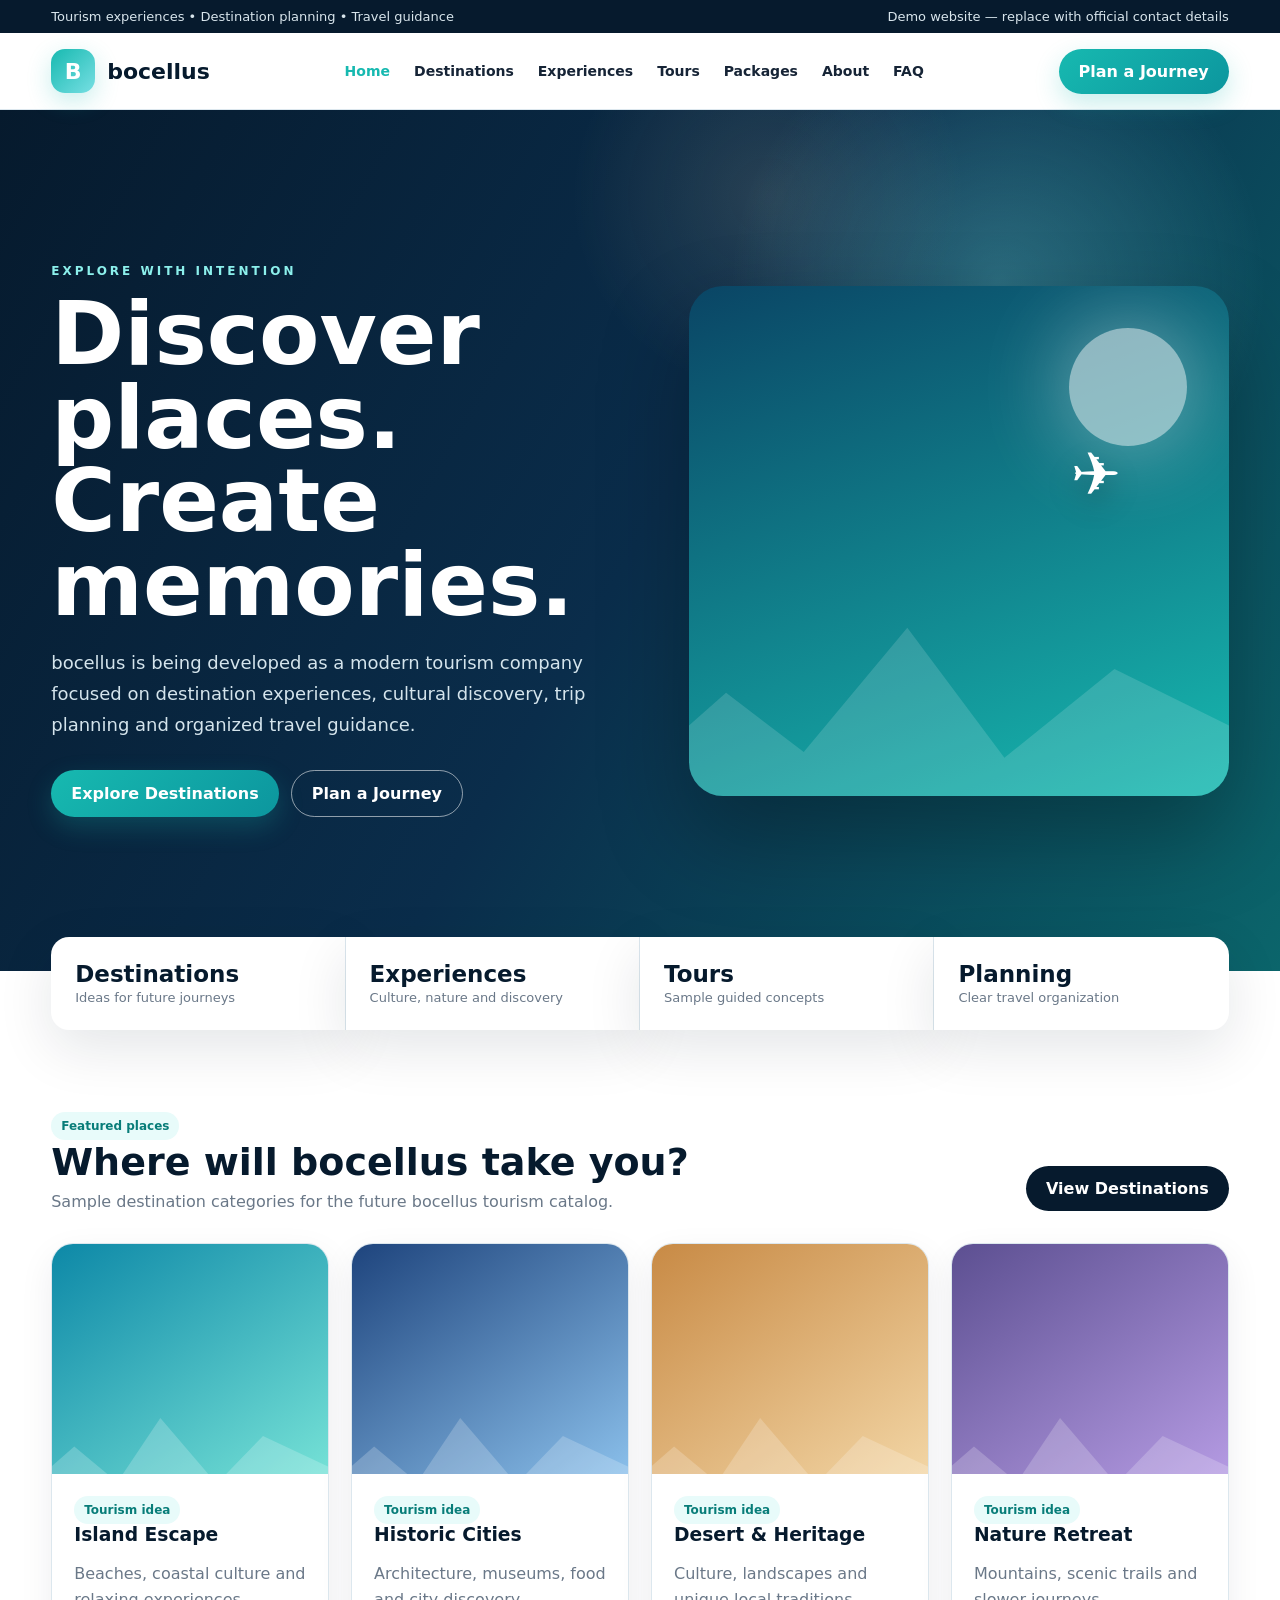
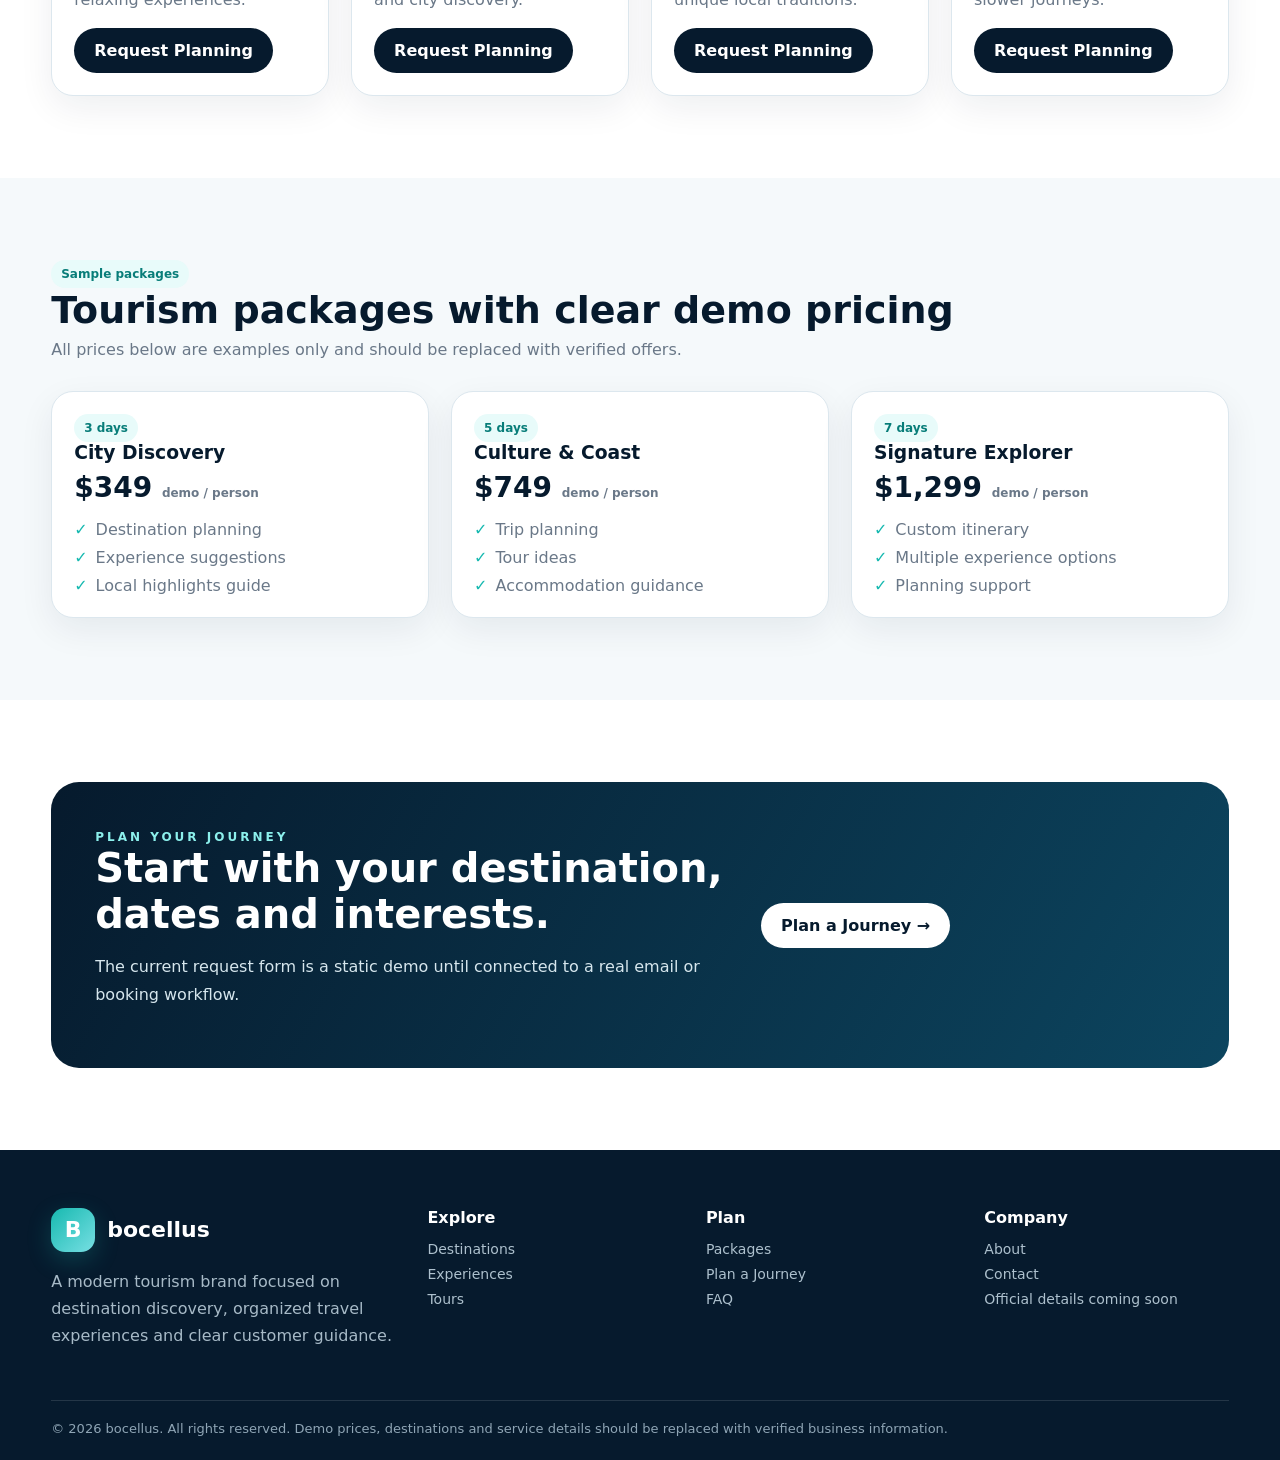
<file: index.html>
<!doctype html><html lang="en"><head><meta charset="utf-8"><meta name="viewport" content="width=device-width,initial-scale=1"><title>Home | bocellus</title><meta name="description" content="bocellus tourism services, destination experiences and trip planning."><link rel="icon" href="favicon.svg"><link rel="stylesheet" href="styles.css"></head><body><div class="topbar"><div class="container"><span>Tourism experiences • Destination planning • Travel guidance</span><span>Demo website — replace with official contact details</span></div></div><header><div class="container nav"><a class="brand" href="index.html"><span class="logo">B</span> bocellus</a><nav><a class="active" href="index.html">Home</a><a class="" href="destinations.html">Destinations</a><a class="" href="experiences.html">Experiences</a><a class="" href="tours.html">Tours</a><a class="" href="packages.html">Packages</a><a class="" href="about.html">About</a><a class="" href="faq.html">FAQ</a></nav><a class="btn btn-primary" href="plan-trip.html">Plan a Journey</a><a class="btn btn-dark mobile" href="plan-trip.html">Plan</a></div></header><section class="hero"><div class="container wrap"><div><div class="eyebrow">Explore with intention</div><h1>Discover places.<br>Create memories.</h1><p>bocellus is being developed as a modern tourism company focused on destination experiences, cultural discovery, trip planning and organized travel guidance.</p><div class="hero-actions"><a class="btn btn-primary" href="destinations.html">Explore Destinations</a><a class="btn btn-outline" href="plan-trip.html">Plan a Journey</a></div></div><div class="scene"><div class="plane">✈</div></div></div></section><div class="container stats"><div class="stat"><strong>Destinations</strong><span>Ideas for future journeys</span></div><div class="stat"><strong>Experiences</strong><span>Culture, nature and discovery</span></div><div class="stat"><strong>Tours</strong><span>Sample guided concepts</span></div><div class="stat"><strong>Planning</strong><span>Clear travel organization</span></div></div><section><div class="container"><div class="section-head"><div><span class="tag">Featured places</span><h2>Where will bocellus take you?</h2><p>Sample destination categories for the future bocellus tourism catalog.</p></div><a class="btn btn-dark" href="destinations.html">View Destinations</a></div><div class="grid grid-4"><div class="card"><div class="art "></div><div class="card-body"><span class="tag">Tourism idea</span><h3>Island Escape</h3><p>Beaches, coastal culture and relaxing experiences.</p><a class="btn btn-dark" href="plan-trip.html">Request Planning</a></div></div><div class="card"><div class="art alt"></div><div class="card-body"><span class="tag">Tourism idea</span><h3>Historic Cities</h3><p>Architecture, museums, food and city discovery.</p><a class="btn btn-dark" href="plan-trip.html">Request Planning</a></div></div><div class="card"><div class="art gold"></div><div class="card-body"><span class="tag">Tourism idea</span><h3>Desert & Heritage</h3><p>Culture, landscapes and unique local traditions.</p><a class="btn btn-dark" href="plan-trip.html">Request Planning</a></div></div><div class="card"><div class="art purple"></div><div class="card-body"><span class="tag">Tourism idea</span><h3>Nature Retreat</h3><p>Mountains, scenic trails and slower journeys.</p><a class="btn btn-dark" href="plan-trip.html">Request Planning</a></div></div></div></div></section><section class="soft"><div class="container"><div class="section-head"><div><span class="tag">Sample packages</span><h2>Tourism packages with clear demo pricing</h2><p>All prices below are examples only and should be replaced with verified offers.</p></div></div><div class="grid grid-3"><div class="card"><div class="card-body"><span class="tag">3 days</span><h3>City Discovery</h3><div class="price">$349 <small>demo / person</small></div><ul class="list"><li>Destination planning</li><li>Experience suggestions</li><li>Local highlights guide</li></ul></div></div><div class="card"><div class="card-body"><span class="tag">5 days</span><h3>Culture & Coast</h3><div class="price">$749 <small>demo / person</small></div><ul class="list"><li>Trip planning</li><li>Tour ideas</li><li>Accommodation guidance</li></ul></div></div><div class="card"><div class="card-body"><span class="tag">7 days</span><h3>Signature Explorer</h3><div class="price">$1,299 <small>demo / person</small></div><ul class="list"><li>Custom itinerary</li><li>Multiple experience options</li><li>Planning support</li></ul></div></div></div></div></section><section><div class="container"><div class="band"><div><span class="eyebrow">Plan your journey</span><h2>Start with your destination, dates and interests.</h2><p>The current request form is a static demo until connected to a real email or booking workflow.</p></div><div><a class="btn btn-light" href="plan-trip.html">Plan a Journey →</a></div></div></div></section><footer><div class="container"><div class="footer-grid"><div><div class="brand" style="color:#fff"><span class="logo">B</span> bocellus</div><p style="color:#a7bac7;line-height:1.7;max-width:360px">A modern tourism brand focused on destination discovery, organized travel experiences and clear customer guidance.</p></div><div><h4>Explore</h4><a href="destinations.html">Destinations</a><a href="experiences.html">Experiences</a><a href="tours.html">Tours</a></div><div><h4>Plan</h4><a href="packages.html">Packages</a><a href="plan-trip.html">Plan a Journey</a><a href="faq.html">FAQ</a></div><div><h4>Company</h4><a href="about.html">About</a><a href="contact.html">Contact</a><a href="#">Official details coming soon</a></div></div><div class="copyright">© 2026 bocellus. All rights reserved. Demo prices, destinations and service details should be replaced with verified business information.</div></div></footer><script src="script.js"></script></body></html>
</file>
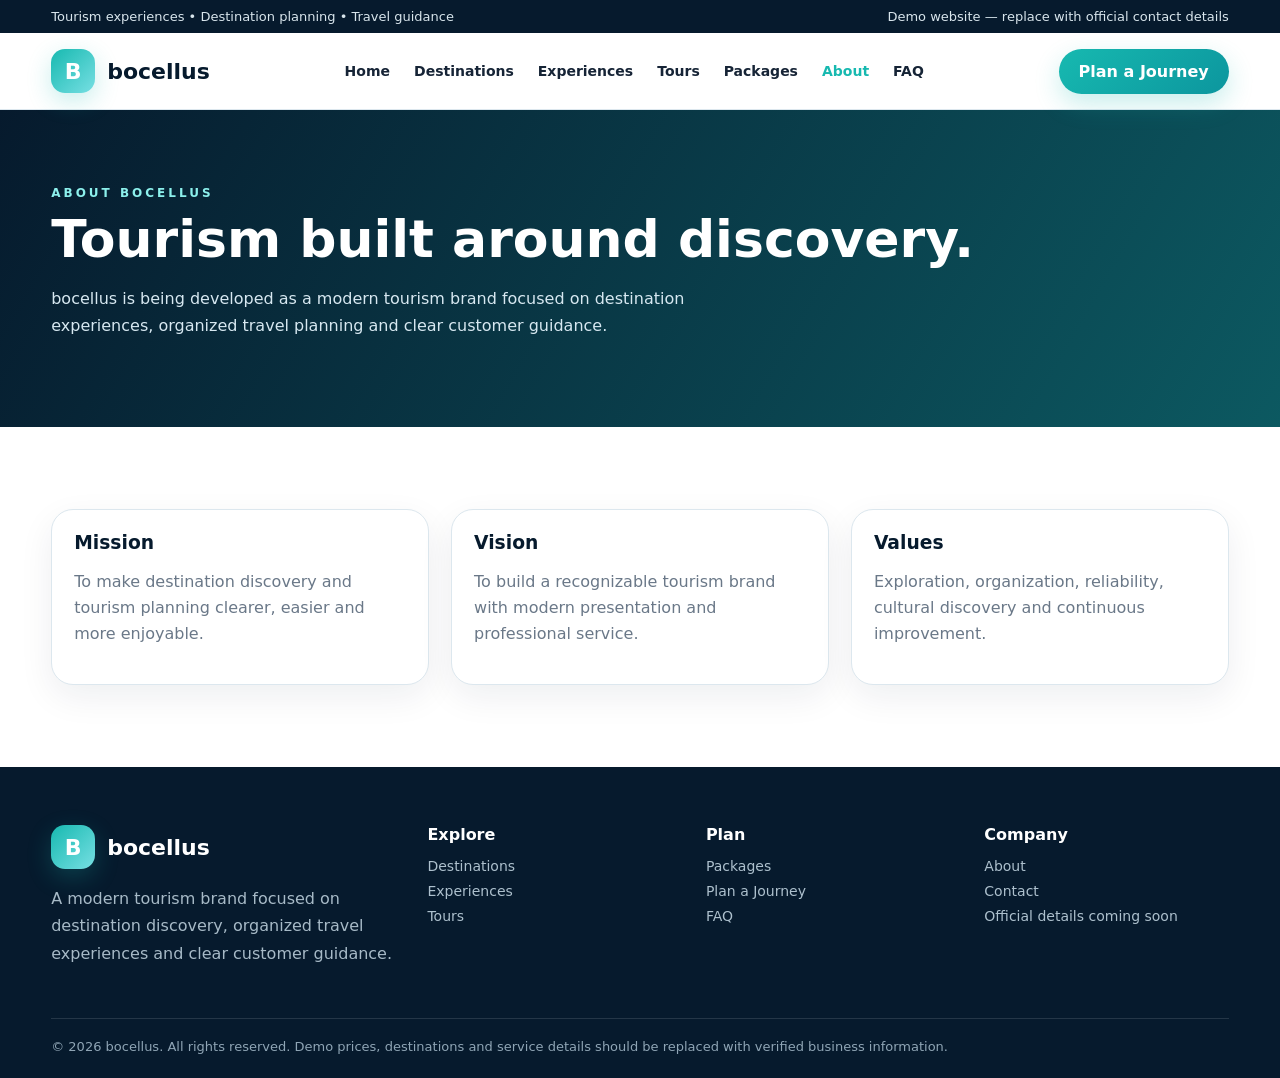
<file: about.html>
<!doctype html><html lang="en"><head><meta charset="utf-8"><meta name="viewport" content="width=device-width,initial-scale=1"><title>About | bocellus</title><meta name="description" content="bocellus tourism services, destination experiences and trip planning."><link rel="icon" href="favicon.svg"><link rel="stylesheet" href="styles.css"></head><body><div class="topbar"><div class="container"><span>Tourism experiences • Destination planning • Travel guidance</span><span>Demo website — replace with official contact details</span></div></div><header><div class="container nav"><a class="brand" href="index.html"><span class="logo">B</span> bocellus</a><nav><a class="" href="index.html">Home</a><a class="" href="destinations.html">Destinations</a><a class="" href="experiences.html">Experiences</a><a class="" href="tours.html">Tours</a><a class="" href="packages.html">Packages</a><a class="active" href="about.html">About</a><a class="" href="faq.html">FAQ</a></nav><a class="btn btn-primary" href="plan-trip.html">Plan a Journey</a><a class="btn btn-dark mobile" href="plan-trip.html">Plan</a></div></header><section class="page-hero"><div class="container"><span class="eyebrow">About bocellus</span><h1>Tourism built around discovery.</h1><p>bocellus is being developed as a modern tourism brand focused on destination experiences, organized travel planning and clear customer guidance.</p></div></section><section><div class="container"><div class="grid grid-3"><div class="card"><div class="card-body"><h3>Mission</h3><p>To make destination discovery and tourism planning clearer, easier and more enjoyable.</p></div></div><div class="card"><div class="card-body"><h3>Vision</h3><p>To build a recognizable tourism brand with modern presentation and professional service.</p></div></div><div class="card"><div class="card-body"><h3>Values</h3><p>Exploration, organization, reliability, cultural discovery and continuous improvement.</p></div></div></div></div></section><footer><div class="container"><div class="footer-grid"><div><div class="brand" style="color:#fff"><span class="logo">B</span> bocellus</div><p style="color:#a7bac7;line-height:1.7;max-width:360px">A modern tourism brand focused on destination discovery, organized travel experiences and clear customer guidance.</p></div><div><h4>Explore</h4><a href="destinations.html">Destinations</a><a href="experiences.html">Experiences</a><a href="tours.html">Tours</a></div><div><h4>Plan</h4><a href="packages.html">Packages</a><a href="plan-trip.html">Plan a Journey</a><a href="faq.html">FAQ</a></div><div><h4>Company</h4><a href="about.html">About</a><a href="contact.html">Contact</a><a href="#">Official details coming soon</a></div></div><div class="copyright">© 2026 bocellus. All rights reserved. Demo prices, destinations and service details should be replaced with verified business information.</div></div></footer><script src="script.js"></script></body></html>
</file>
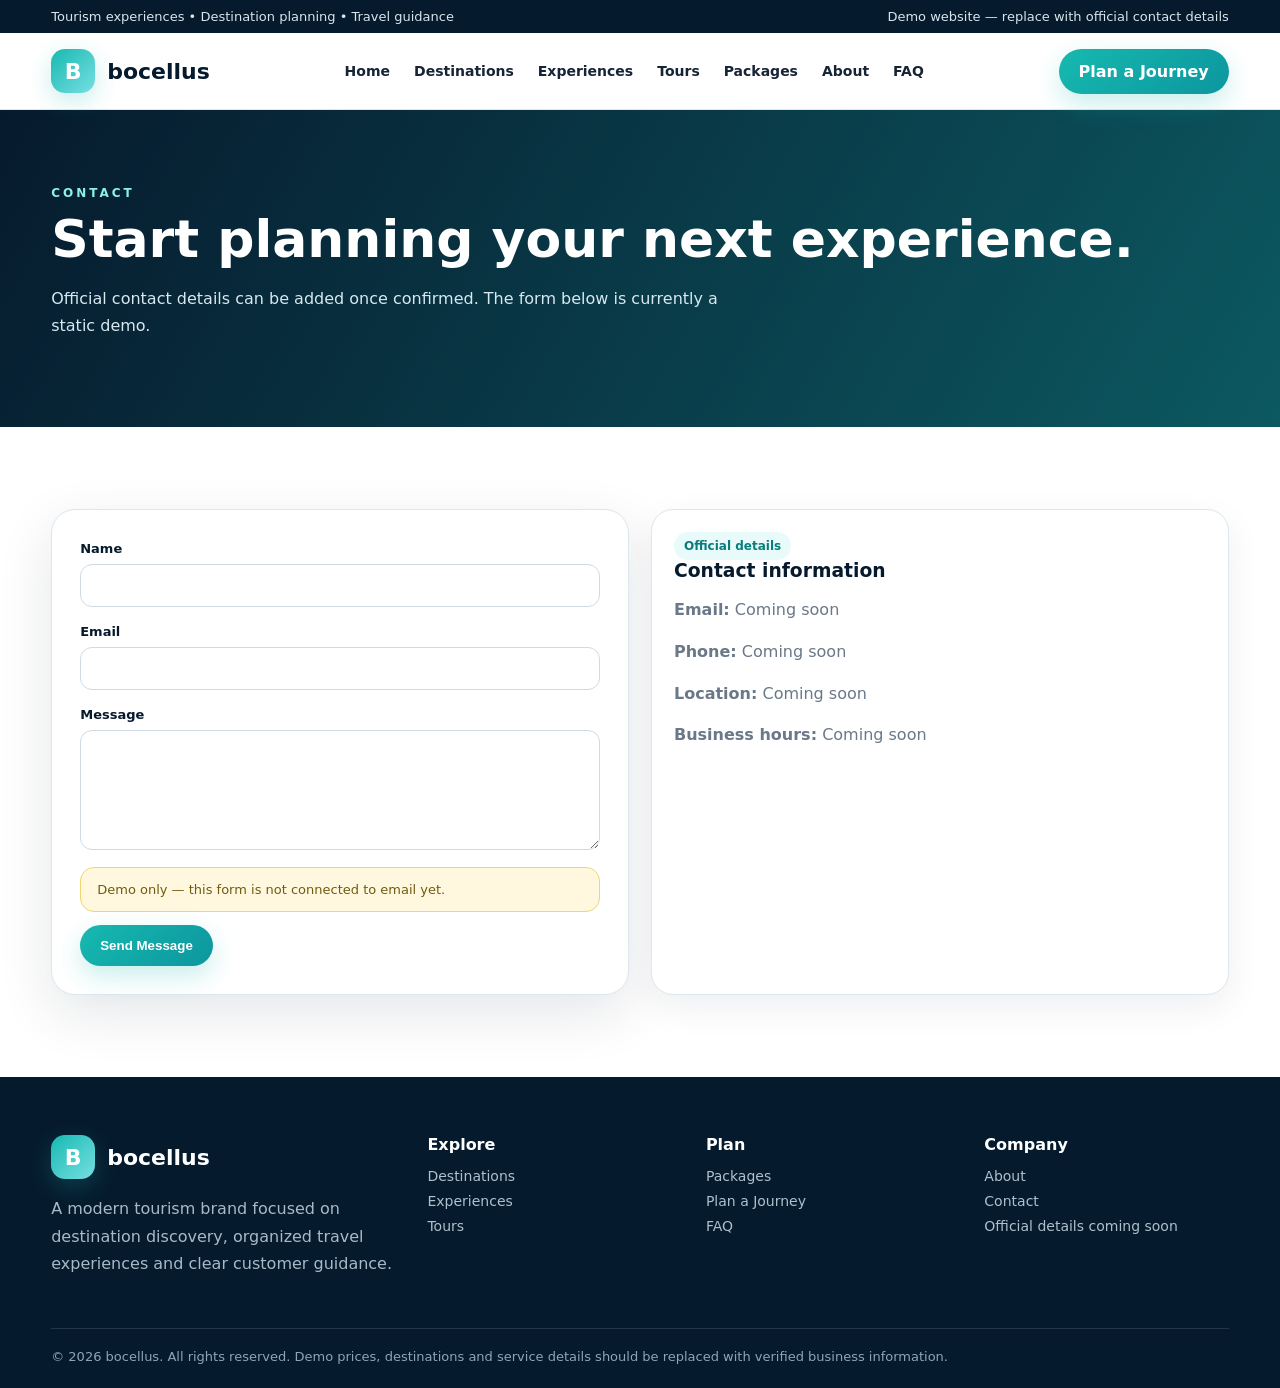
<file: contact.html>
<!doctype html><html lang="en"><head><meta charset="utf-8"><meta name="viewport" content="width=device-width,initial-scale=1"><title>Contact | bocellus</title><meta name="description" content="bocellus tourism services, destination experiences and trip planning."><link rel="icon" href="favicon.svg"><link rel="stylesheet" href="styles.css"></head><body><div class="topbar"><div class="container"><span>Tourism experiences • Destination planning • Travel guidance</span><span>Demo website — replace with official contact details</span></div></div><header><div class="container nav"><a class="brand" href="index.html"><span class="logo">B</span> bocellus</a><nav><a class="" href="index.html">Home</a><a class="" href="destinations.html">Destinations</a><a class="" href="experiences.html">Experiences</a><a class="" href="tours.html">Tours</a><a class="" href="packages.html">Packages</a><a class="" href="about.html">About</a><a class="" href="faq.html">FAQ</a></nav><a class="btn btn-primary" href="plan-trip.html">Plan a Journey</a><a class="btn btn-dark mobile" href="plan-trip.html">Plan</a></div></header><section class="page-hero"><div class="container"><span class="eyebrow">Contact</span><h1>Start planning your next experience.</h1><p>Official contact details can be added once confirmed. The form below is currently a static demo.</p></div></section><section><div class="container"><div class="grid grid-2"><form class="form-card" data-demo-form><div><label>Name<input required></label></div><div style="margin-top:14px"><label>Email<input type="email" required></label></div><div style="margin-top:14px"><label>Message<textarea required></textarea></label></div><p class="notice">Demo only — this form is not connected to email yet.</p><button class="btn btn-primary">Send Message</button></form><div class="card"><div class="card-body"><span class="tag">Official details</span><h3>Contact information</h3><p><strong>Email:</strong> Coming soon</p><p><strong>Phone:</strong> Coming soon</p><p><strong>Location:</strong> Coming soon</p><p><strong>Business hours:</strong> Coming soon</p></div></div></div></div></section><footer><div class="container"><div class="footer-grid"><div><div class="brand" style="color:#fff"><span class="logo">B</span> bocellus</div><p style="color:#a7bac7;line-height:1.7;max-width:360px">A modern tourism brand focused on destination discovery, organized travel experiences and clear customer guidance.</p></div><div><h4>Explore</h4><a href="destinations.html">Destinations</a><a href="experiences.html">Experiences</a><a href="tours.html">Tours</a></div><div><h4>Plan</h4><a href="packages.html">Packages</a><a href="plan-trip.html">Plan a Journey</a><a href="faq.html">FAQ</a></div><div><h4>Company</h4><a href="about.html">About</a><a href="contact.html">Contact</a><a href="#">Official details coming soon</a></div></div><div class="copyright">© 2026 bocellus. All rights reserved. Demo prices, destinations and service details should be replaced with verified business information.</div></div></footer><script src="script.js"></script></body></html>
</file>
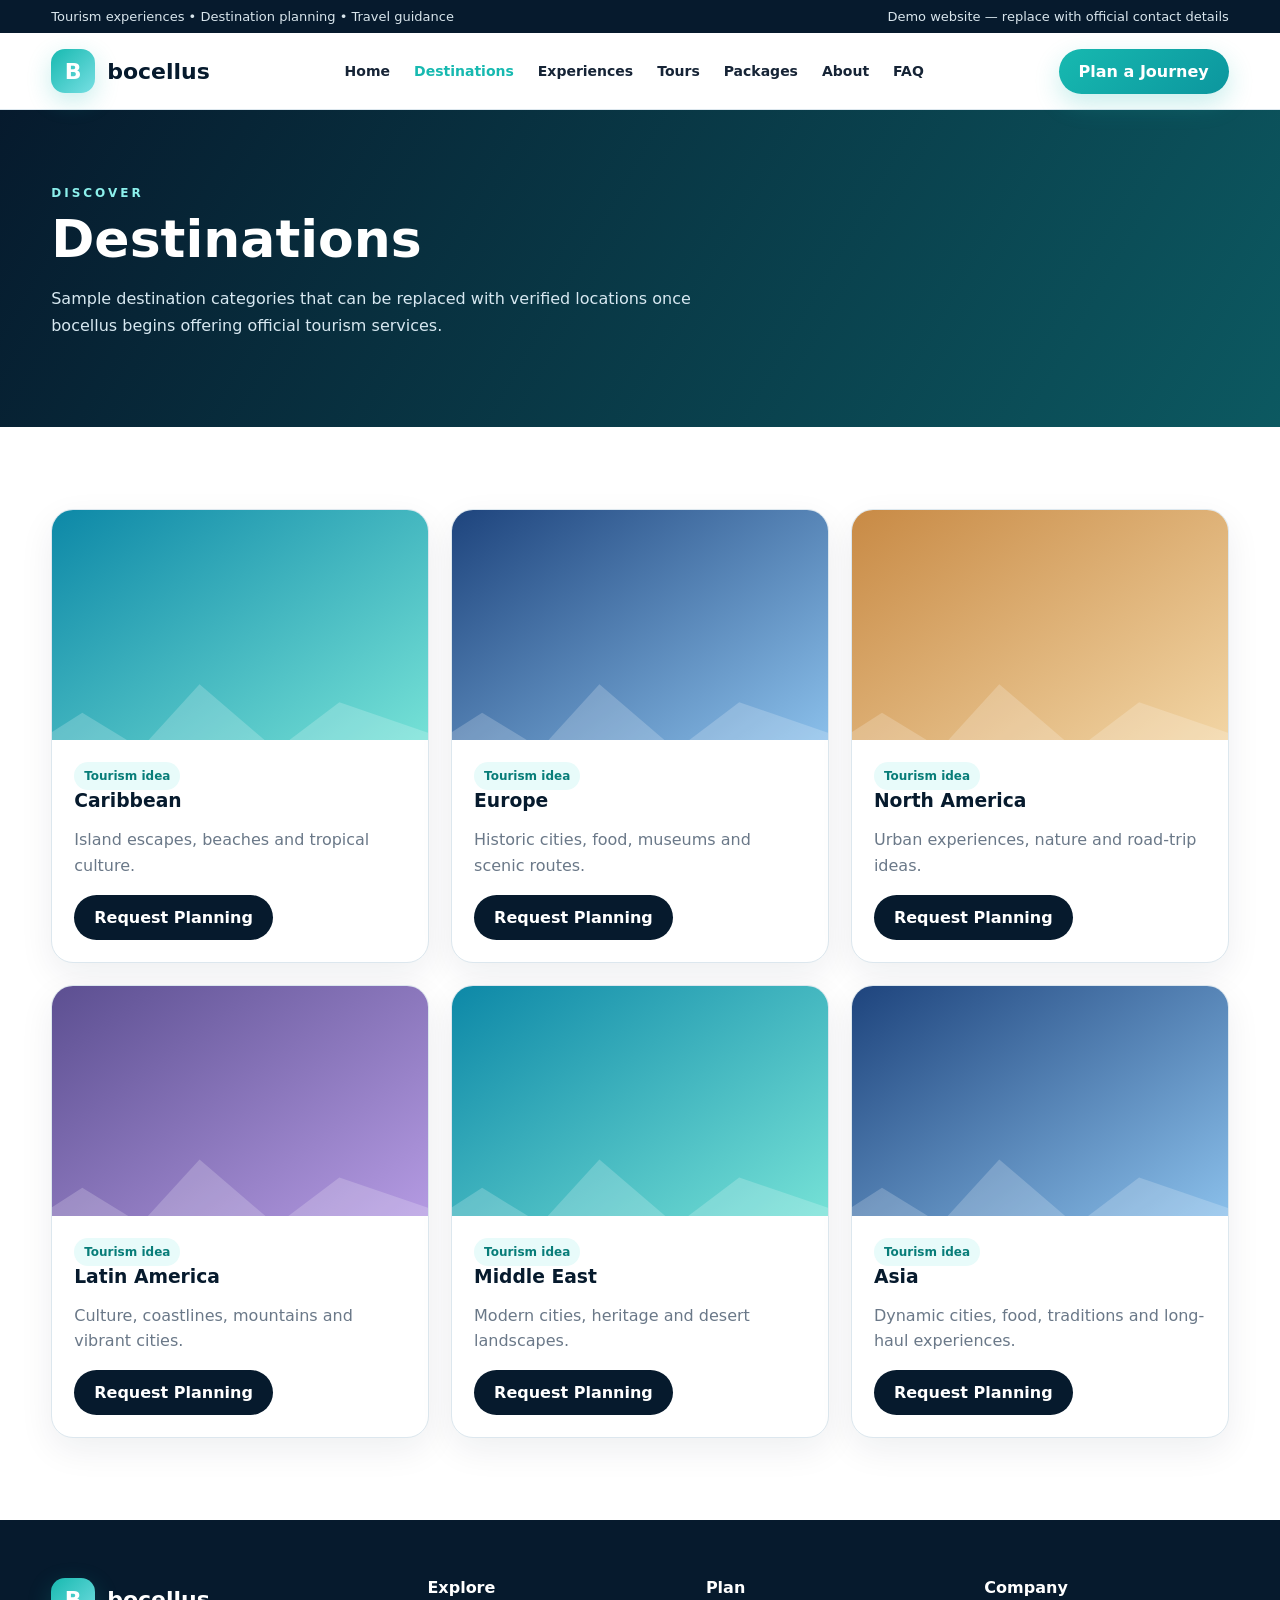
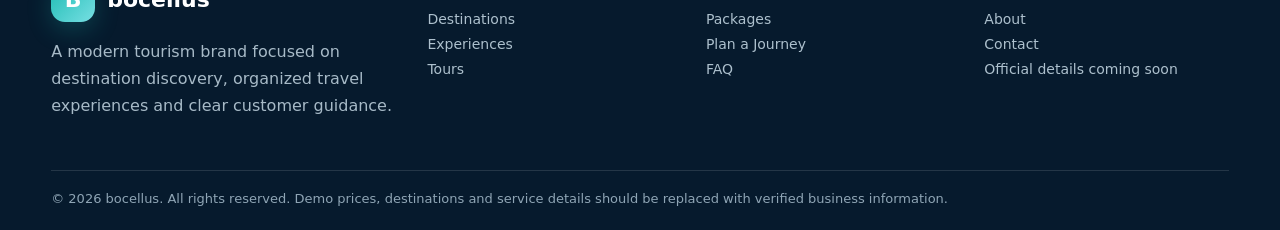
<file: destinations.html>
<!doctype html><html lang="en"><head><meta charset="utf-8"><meta name="viewport" content="width=device-width,initial-scale=1"><title>Destinations | bocellus</title><meta name="description" content="bocellus tourism services, destination experiences and trip planning."><link rel="icon" href="favicon.svg"><link rel="stylesheet" href="styles.css"></head><body><div class="topbar"><div class="container"><span>Tourism experiences • Destination planning • Travel guidance</span><span>Demo website — replace with official contact details</span></div></div><header><div class="container nav"><a class="brand" href="index.html"><span class="logo">B</span> bocellus</a><nav><a class="" href="index.html">Home</a><a class="active" href="destinations.html">Destinations</a><a class="" href="experiences.html">Experiences</a><a class="" href="tours.html">Tours</a><a class="" href="packages.html">Packages</a><a class="" href="about.html">About</a><a class="" href="faq.html">FAQ</a></nav><a class="btn btn-primary" href="plan-trip.html">Plan a Journey</a><a class="btn btn-dark mobile" href="plan-trip.html">Plan</a></div></header><section class="page-hero"><div class="container"><span class="eyebrow">Discover</span><h1>Destinations</h1><p>Sample destination categories that can be replaced with verified locations once bocellus begins offering official tourism services.</p></div></section><section><div class="container"><div class="grid grid-3"><div class="card"><div class="art "></div><div class="card-body"><span class="tag">Tourism idea</span><h3>Caribbean</h3><p>Island escapes, beaches and tropical culture.</p><a class="btn btn-dark" href="plan-trip.html">Request Planning</a></div></div><div class="card"><div class="art alt"></div><div class="card-body"><span class="tag">Tourism idea</span><h3>Europe</h3><p>Historic cities, food, museums and scenic routes.</p><a class="btn btn-dark" href="plan-trip.html">Request Planning</a></div></div><div class="card"><div class="art gold"></div><div class="card-body"><span class="tag">Tourism idea</span><h3>North America</h3><p>Urban experiences, nature and road-trip ideas.</p><a class="btn btn-dark" href="plan-trip.html">Request Planning</a></div></div><div class="card"><div class="art purple"></div><div class="card-body"><span class="tag">Tourism idea</span><h3>Latin America</h3><p>Culture, coastlines, mountains and vibrant cities.</p><a class="btn btn-dark" href="plan-trip.html">Request Planning</a></div></div><div class="card"><div class="art "></div><div class="card-body"><span class="tag">Tourism idea</span><h3>Middle East</h3><p>Modern cities, heritage and desert landscapes.</p><a class="btn btn-dark" href="plan-trip.html">Request Planning</a></div></div><div class="card"><div class="art alt"></div><div class="card-body"><span class="tag">Tourism idea</span><h3>Asia</h3><p>Dynamic cities, food, traditions and long-haul experiences.</p><a class="btn btn-dark" href="plan-trip.html">Request Planning</a></div></div></div></div></section><footer><div class="container"><div class="footer-grid"><div><div class="brand" style="color:#fff"><span class="logo">B</span> bocellus</div><p style="color:#a7bac7;line-height:1.7;max-width:360px">A modern tourism brand focused on destination discovery, organized travel experiences and clear customer guidance.</p></div><div><h4>Explore</h4><a href="destinations.html">Destinations</a><a href="experiences.html">Experiences</a><a href="tours.html">Tours</a></div><div><h4>Plan</h4><a href="packages.html">Packages</a><a href="plan-trip.html">Plan a Journey</a><a href="faq.html">FAQ</a></div><div><h4>Company</h4><a href="about.html">About</a><a href="contact.html">Contact</a><a href="#">Official details coming soon</a></div></div><div class="copyright">© 2026 bocellus. All rights reserved. Demo prices, destinations and service details should be replaced with verified business information.</div></div></footer><script src="script.js"></script></body></html>
</file>
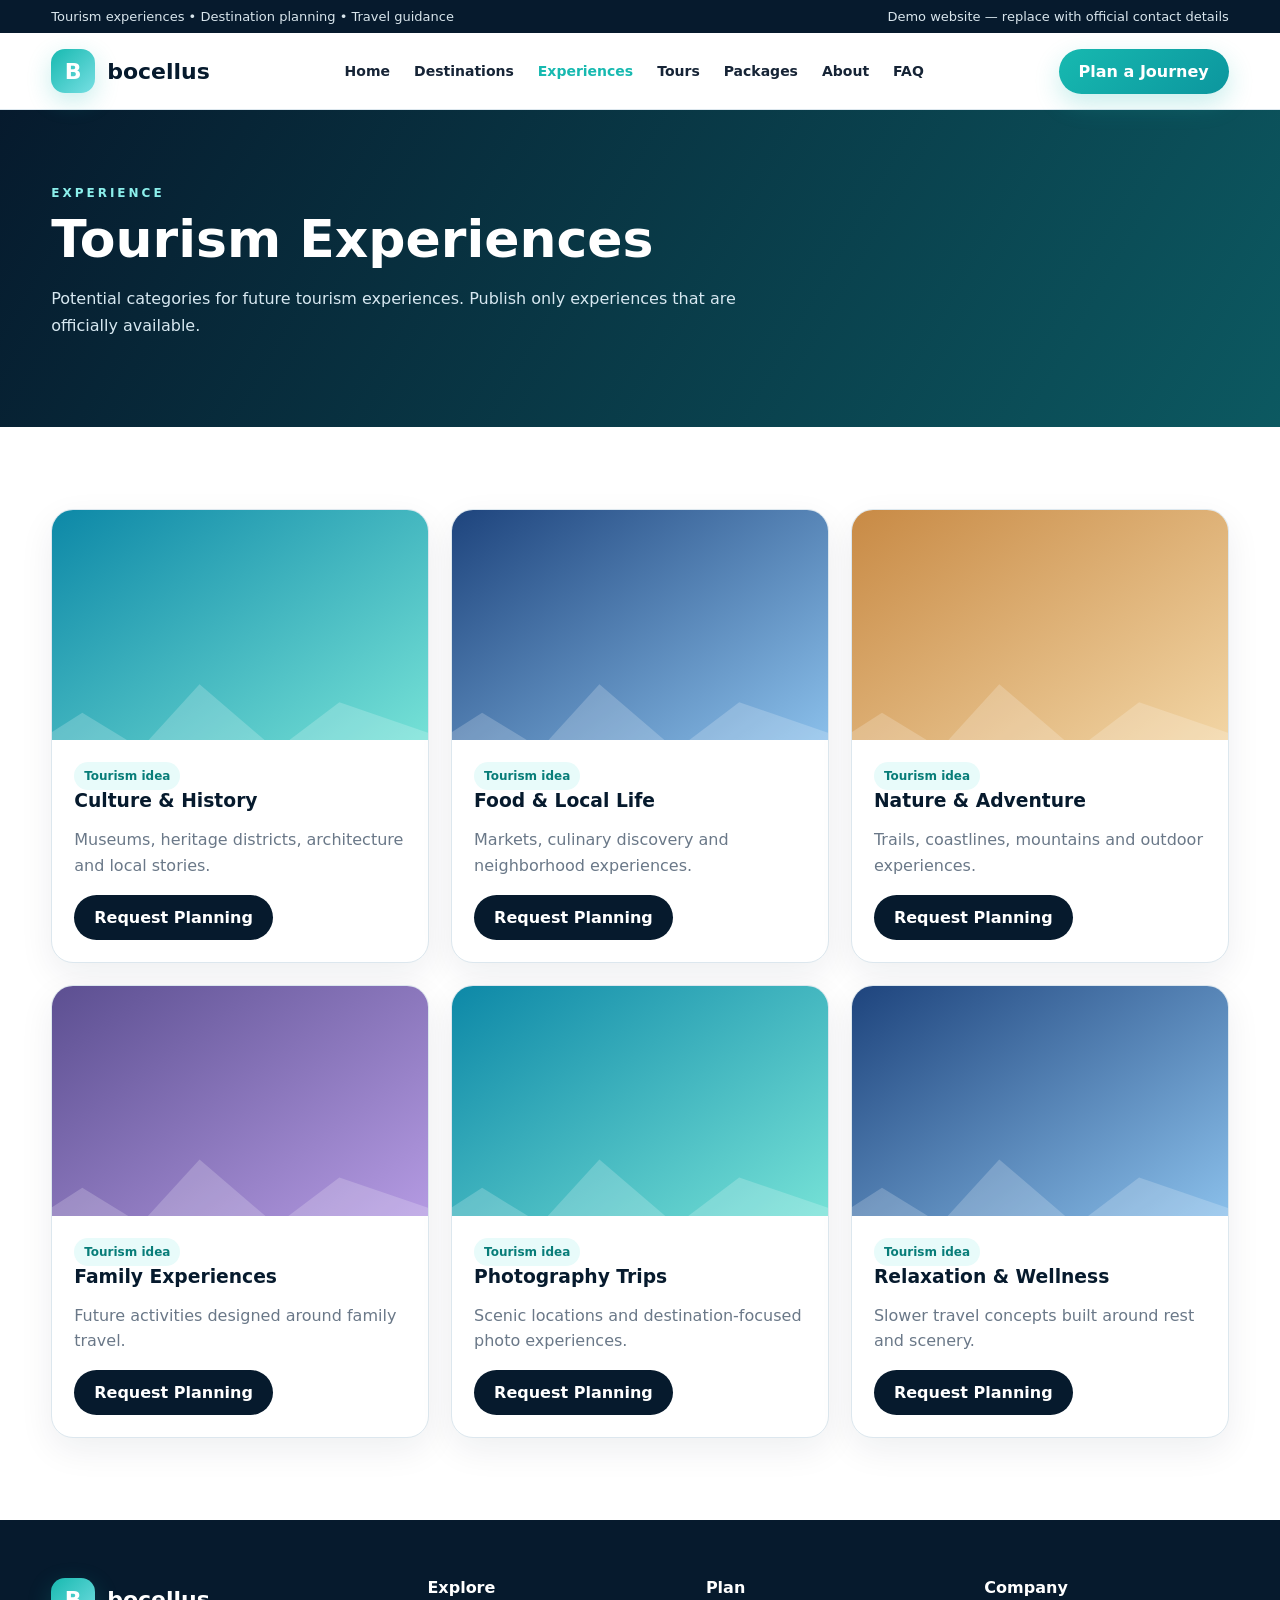
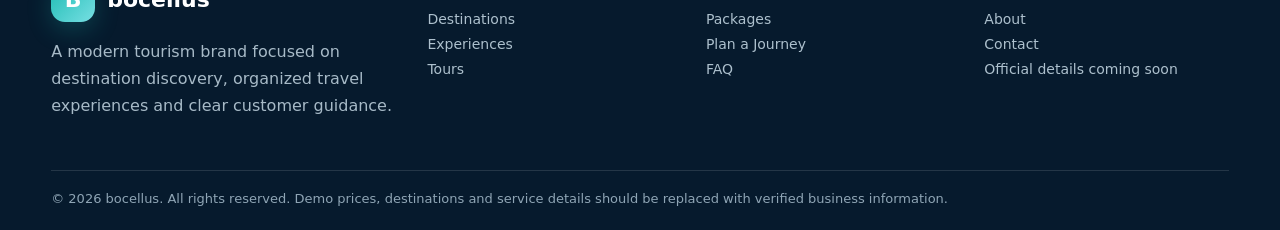
<file: experiences.html>
<!doctype html><html lang="en"><head><meta charset="utf-8"><meta name="viewport" content="width=device-width,initial-scale=1"><title>Experiences | bocellus</title><meta name="description" content="bocellus tourism services, destination experiences and trip planning."><link rel="icon" href="favicon.svg"><link rel="stylesheet" href="styles.css"></head><body><div class="topbar"><div class="container"><span>Tourism experiences • Destination planning • Travel guidance</span><span>Demo website — replace with official contact details</span></div></div><header><div class="container nav"><a class="brand" href="index.html"><span class="logo">B</span> bocellus</a><nav><a class="" href="index.html">Home</a><a class="" href="destinations.html">Destinations</a><a class="active" href="experiences.html">Experiences</a><a class="" href="tours.html">Tours</a><a class="" href="packages.html">Packages</a><a class="" href="about.html">About</a><a class="" href="faq.html">FAQ</a></nav><a class="btn btn-primary" href="plan-trip.html">Plan a Journey</a><a class="btn btn-dark mobile" href="plan-trip.html">Plan</a></div></header><section class="page-hero"><div class="container"><span class="eyebrow">Experience</span><h1>Tourism Experiences</h1><p>Potential categories for future tourism experiences. Publish only experiences that are officially available.</p></div></section><section><div class="container"><div class="grid grid-3"><div class="card"><div class="art "></div><div class="card-body"><span class="tag">Tourism idea</span><h3>Culture & History</h3><p>Museums, heritage districts, architecture and local stories.</p><a class="btn btn-dark" href="plan-trip.html">Request Planning</a></div></div><div class="card"><div class="art alt"></div><div class="card-body"><span class="tag">Tourism idea</span><h3>Food & Local Life</h3><p>Markets, culinary discovery and neighborhood experiences.</p><a class="btn btn-dark" href="plan-trip.html">Request Planning</a></div></div><div class="card"><div class="art gold"></div><div class="card-body"><span class="tag">Tourism idea</span><h3>Nature & Adventure</h3><p>Trails, coastlines, mountains and outdoor experiences.</p><a class="btn btn-dark" href="plan-trip.html">Request Planning</a></div></div><div class="card"><div class="art purple"></div><div class="card-body"><span class="tag">Tourism idea</span><h3>Family Experiences</h3><p>Future activities designed around family travel.</p><a class="btn btn-dark" href="plan-trip.html">Request Planning</a></div></div><div class="card"><div class="art "></div><div class="card-body"><span class="tag">Tourism idea</span><h3>Photography Trips</h3><p>Scenic locations and destination-focused photo experiences.</p><a class="btn btn-dark" href="plan-trip.html">Request Planning</a></div></div><div class="card"><div class="art alt"></div><div class="card-body"><span class="tag">Tourism idea</span><h3>Relaxation & Wellness</h3><p>Slower travel concepts built around rest and scenery.</p><a class="btn btn-dark" href="plan-trip.html">Request Planning</a></div></div></div></div></section><footer><div class="container"><div class="footer-grid"><div><div class="brand" style="color:#fff"><span class="logo">B</span> bocellus</div><p style="color:#a7bac7;line-height:1.7;max-width:360px">A modern tourism brand focused on destination discovery, organized travel experiences and clear customer guidance.</p></div><div><h4>Explore</h4><a href="destinations.html">Destinations</a><a href="experiences.html">Experiences</a><a href="tours.html">Tours</a></div><div><h4>Plan</h4><a href="packages.html">Packages</a><a href="plan-trip.html">Plan a Journey</a><a href="faq.html">FAQ</a></div><div><h4>Company</h4><a href="about.html">About</a><a href="contact.html">Contact</a><a href="#">Official details coming soon</a></div></div><div class="copyright">© 2026 bocellus. All rights reserved. Demo prices, destinations and service details should be replaced with verified business information.</div></div></footer><script src="script.js"></script></body></html>
</file>
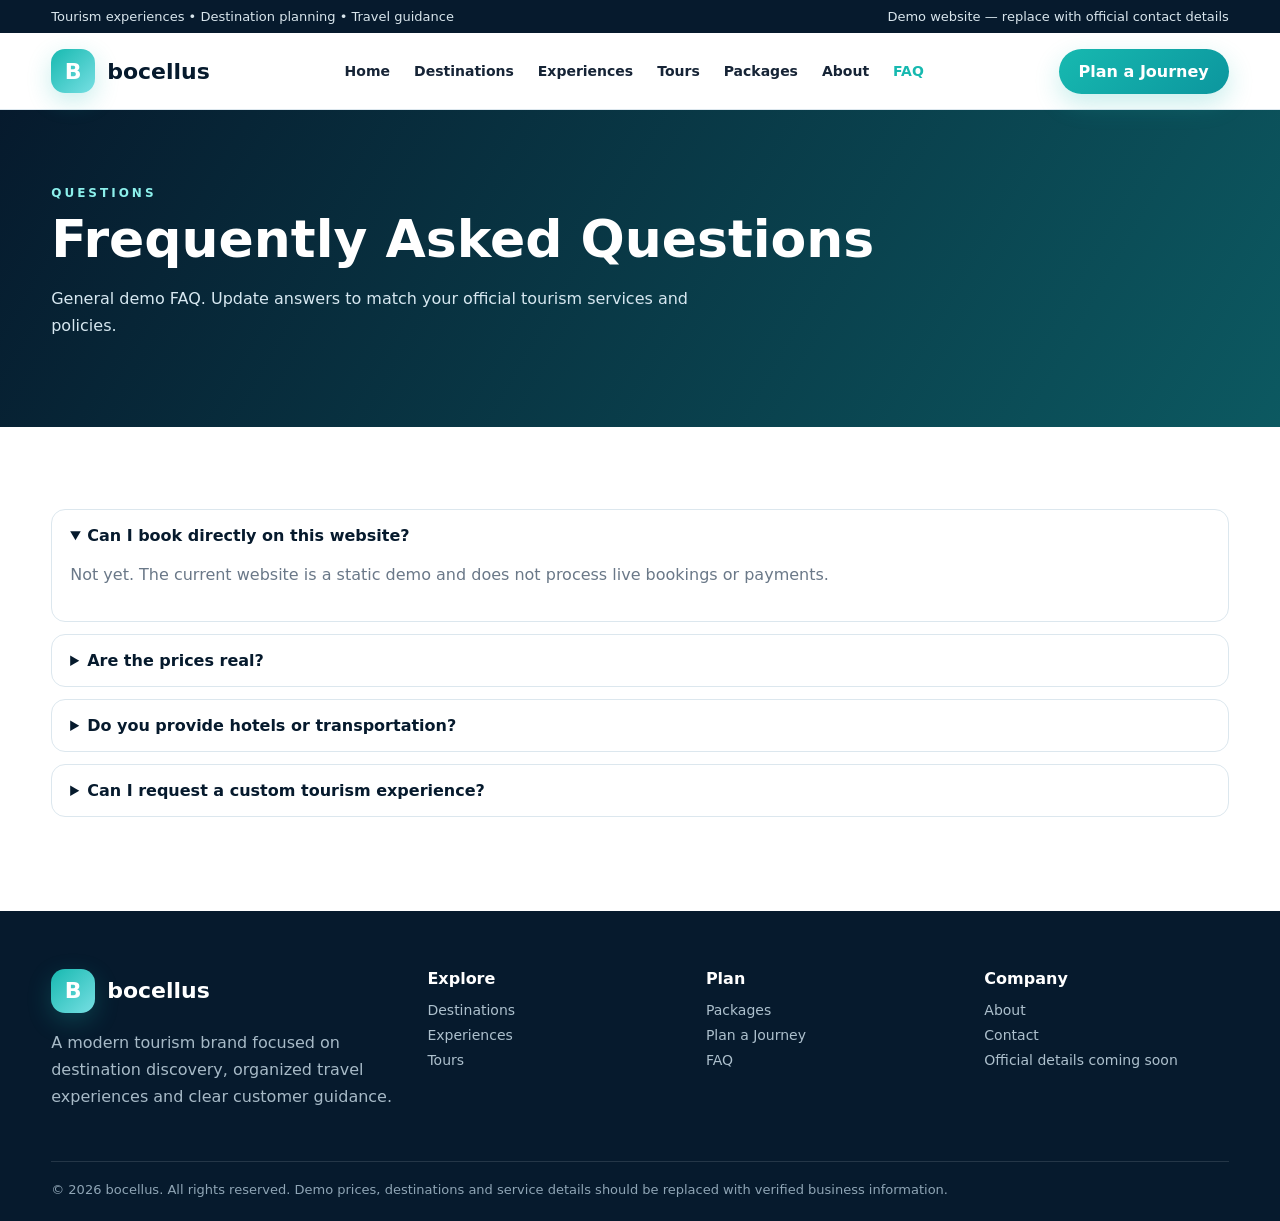
<file: faq.html>
<!doctype html><html lang="en"><head><meta charset="utf-8"><meta name="viewport" content="width=device-width,initial-scale=1"><title>FAQ | bocellus</title><meta name="description" content="bocellus tourism services, destination experiences and trip planning."><link rel="icon" href="favicon.svg"><link rel="stylesheet" href="styles.css"></head><body><div class="topbar"><div class="container"><span>Tourism experiences • Destination planning • Travel guidance</span><span>Demo website — replace with official contact details</span></div></div><header><div class="container nav"><a class="brand" href="index.html"><span class="logo">B</span> bocellus</a><nav><a class="" href="index.html">Home</a><a class="" href="destinations.html">Destinations</a><a class="" href="experiences.html">Experiences</a><a class="" href="tours.html">Tours</a><a class="" href="packages.html">Packages</a><a class="" href="about.html">About</a><a class="active" href="faq.html">FAQ</a></nav><a class="btn btn-primary" href="plan-trip.html">Plan a Journey</a><a class="btn btn-dark mobile" href="plan-trip.html">Plan</a></div></header><section class="page-hero"><div class="container"><span class="eyebrow">Questions</span><h1>Frequently Asked Questions</h1><p>General demo FAQ. Update answers to match your official tourism services and policies.</p></div></section><section><div class="container faq"><details open><summary>Can I book directly on this website?</summary><p>Not yet. The current website is a static demo and does not process live bookings or payments.</p></details><details><summary>Are the prices real?</summary><p>No. All displayed tour and package prices are sample values for design purposes only.</p></details><details><summary>Do you provide hotels or transportation?</summary><p>Only publish these as active services once bocellus has verified suppliers, booking processes and availability.</p></details><details><summary>Can I request a custom tourism experience?</summary><p>The demo request form illustrates how a future planning workflow could work once connected to a real backend or email system.</p></details></div></section><footer><div class="container"><div class="footer-grid"><div><div class="brand" style="color:#fff"><span class="logo">B</span> bocellus</div><p style="color:#a7bac7;line-height:1.7;max-width:360px">A modern tourism brand focused on destination discovery, organized travel experiences and clear customer guidance.</p></div><div><h4>Explore</h4><a href="destinations.html">Destinations</a><a href="experiences.html">Experiences</a><a href="tours.html">Tours</a></div><div><h4>Plan</h4><a href="packages.html">Packages</a><a href="plan-trip.html">Plan a Journey</a><a href="faq.html">FAQ</a></div><div><h4>Company</h4><a href="about.html">About</a><a href="contact.html">Contact</a><a href="#">Official details coming soon</a></div></div><div class="copyright">© 2026 bocellus. All rights reserved. Demo prices, destinations and service details should be replaced with verified business information.</div></div></footer><script src="script.js"></script></body></html>
</file>
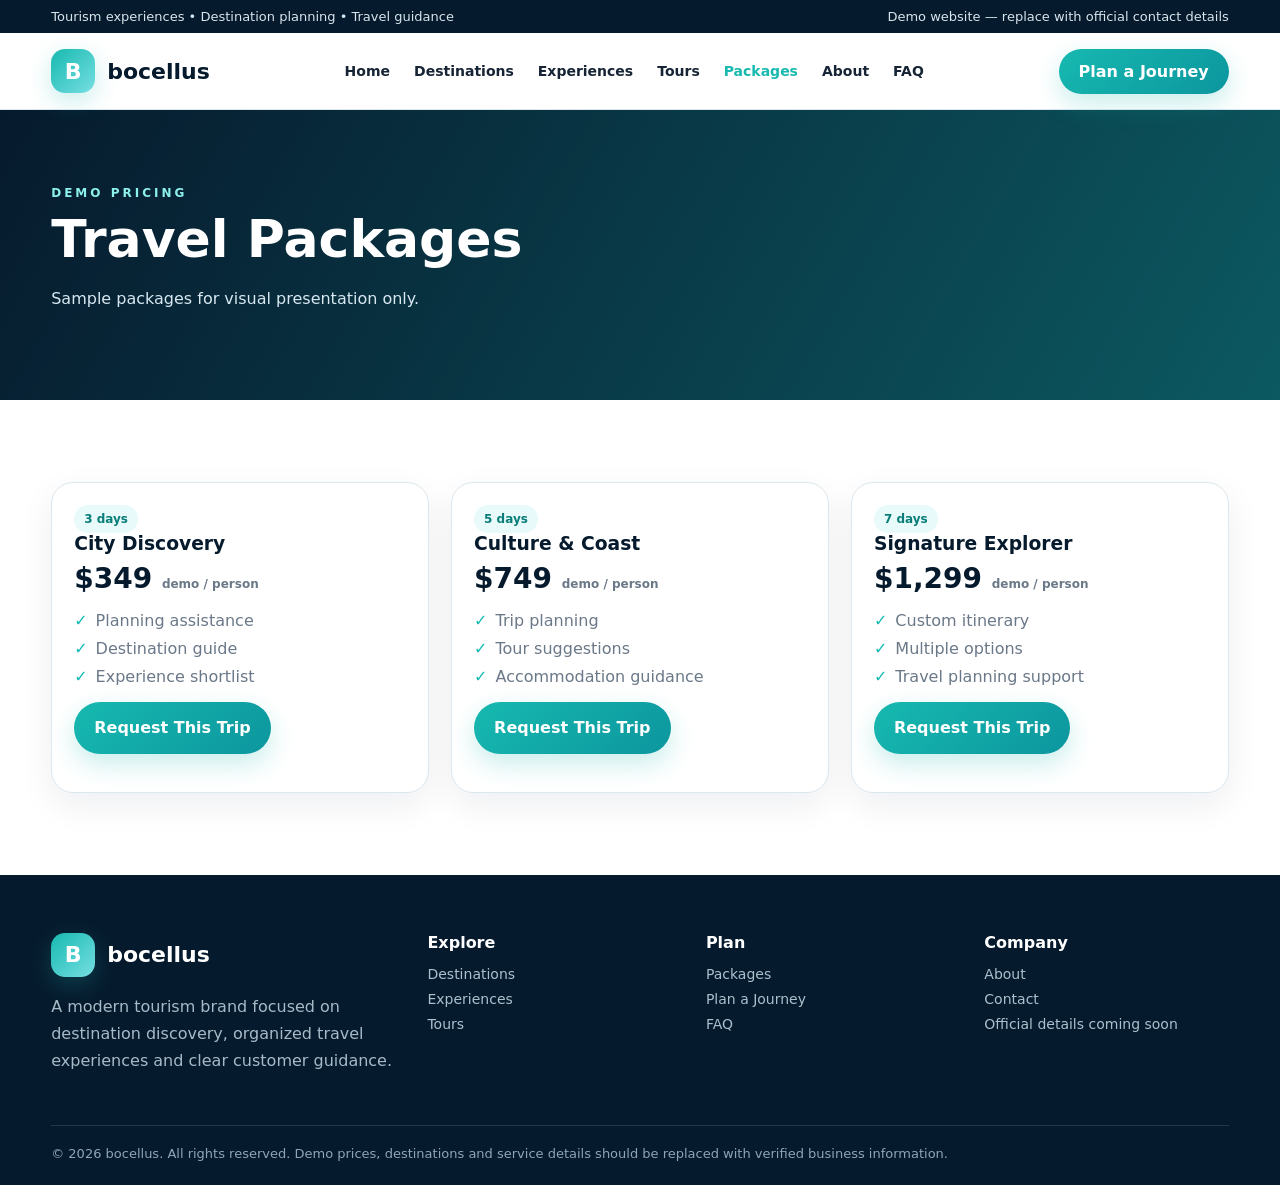
<file: packages.html>
<!doctype html><html lang="en"><head><meta charset="utf-8"><meta name="viewport" content="width=device-width,initial-scale=1"><title>Packages | bocellus</title><meta name="description" content="bocellus tourism services, destination experiences and trip planning."><link rel="icon" href="favicon.svg"><link rel="stylesheet" href="styles.css"></head><body><div class="topbar"><div class="container"><span>Tourism experiences • Destination planning • Travel guidance</span><span>Demo website — replace with official contact details</span></div></div><header><div class="container nav"><a class="brand" href="index.html"><span class="logo">B</span> bocellus</a><nav><a class="" href="index.html">Home</a><a class="" href="destinations.html">Destinations</a><a class="" href="experiences.html">Experiences</a><a class="" href="tours.html">Tours</a><a class="active" href="packages.html">Packages</a><a class="" href="about.html">About</a><a class="" href="faq.html">FAQ</a></nav><a class="btn btn-primary" href="plan-trip.html">Plan a Journey</a><a class="btn btn-dark mobile" href="plan-trip.html">Plan</a></div></header><section class="page-hero"><div class="container"><span class="eyebrow">Demo pricing</span><h1>Travel Packages</h1><p>Sample packages for visual presentation only.</p></div></section><section><div class="container"><div class="grid grid-3"><div class="card"><div class="card-body"><span class="tag">3 days</span><h3>City Discovery</h3><div class="price">$349 <small>demo / person</small></div><ul class="list"><li>Planning assistance</li><li>Destination guide</li><li>Experience shortlist</li></ul><p><a class="btn btn-primary" href="plan-trip.html">Request This Trip</a></p></div></div><div class="card"><div class="card-body"><span class="tag">5 days</span><h3>Culture & Coast</h3><div class="price">$749 <small>demo / person</small></div><ul class="list"><li>Trip planning</li><li>Tour suggestions</li><li>Accommodation guidance</li></ul><p><a class="btn btn-primary" href="plan-trip.html">Request This Trip</a></p></div></div><div class="card"><div class="card-body"><span class="tag">7 days</span><h3>Signature Explorer</h3><div class="price">$1,299 <small>demo / person</small></div><ul class="list"><li>Custom itinerary</li><li>Multiple options</li><li>Travel planning support</li></ul><p><a class="btn btn-primary" href="plan-trip.html">Request This Trip</a></p></div></div></div></div></section><footer><div class="container"><div class="footer-grid"><div><div class="brand" style="color:#fff"><span class="logo">B</span> bocellus</div><p style="color:#a7bac7;line-height:1.7;max-width:360px">A modern tourism brand focused on destination discovery, organized travel experiences and clear customer guidance.</p></div><div><h4>Explore</h4><a href="destinations.html">Destinations</a><a href="experiences.html">Experiences</a><a href="tours.html">Tours</a></div><div><h4>Plan</h4><a href="packages.html">Packages</a><a href="plan-trip.html">Plan a Journey</a><a href="faq.html">FAQ</a></div><div><h4>Company</h4><a href="about.html">About</a><a href="contact.html">Contact</a><a href="#">Official details coming soon</a></div></div><div class="copyright">© 2026 bocellus. All rights reserved. Demo prices, destinations and service details should be replaced with verified business information.</div></div></footer><script src="script.js"></script></body></html>
</file>
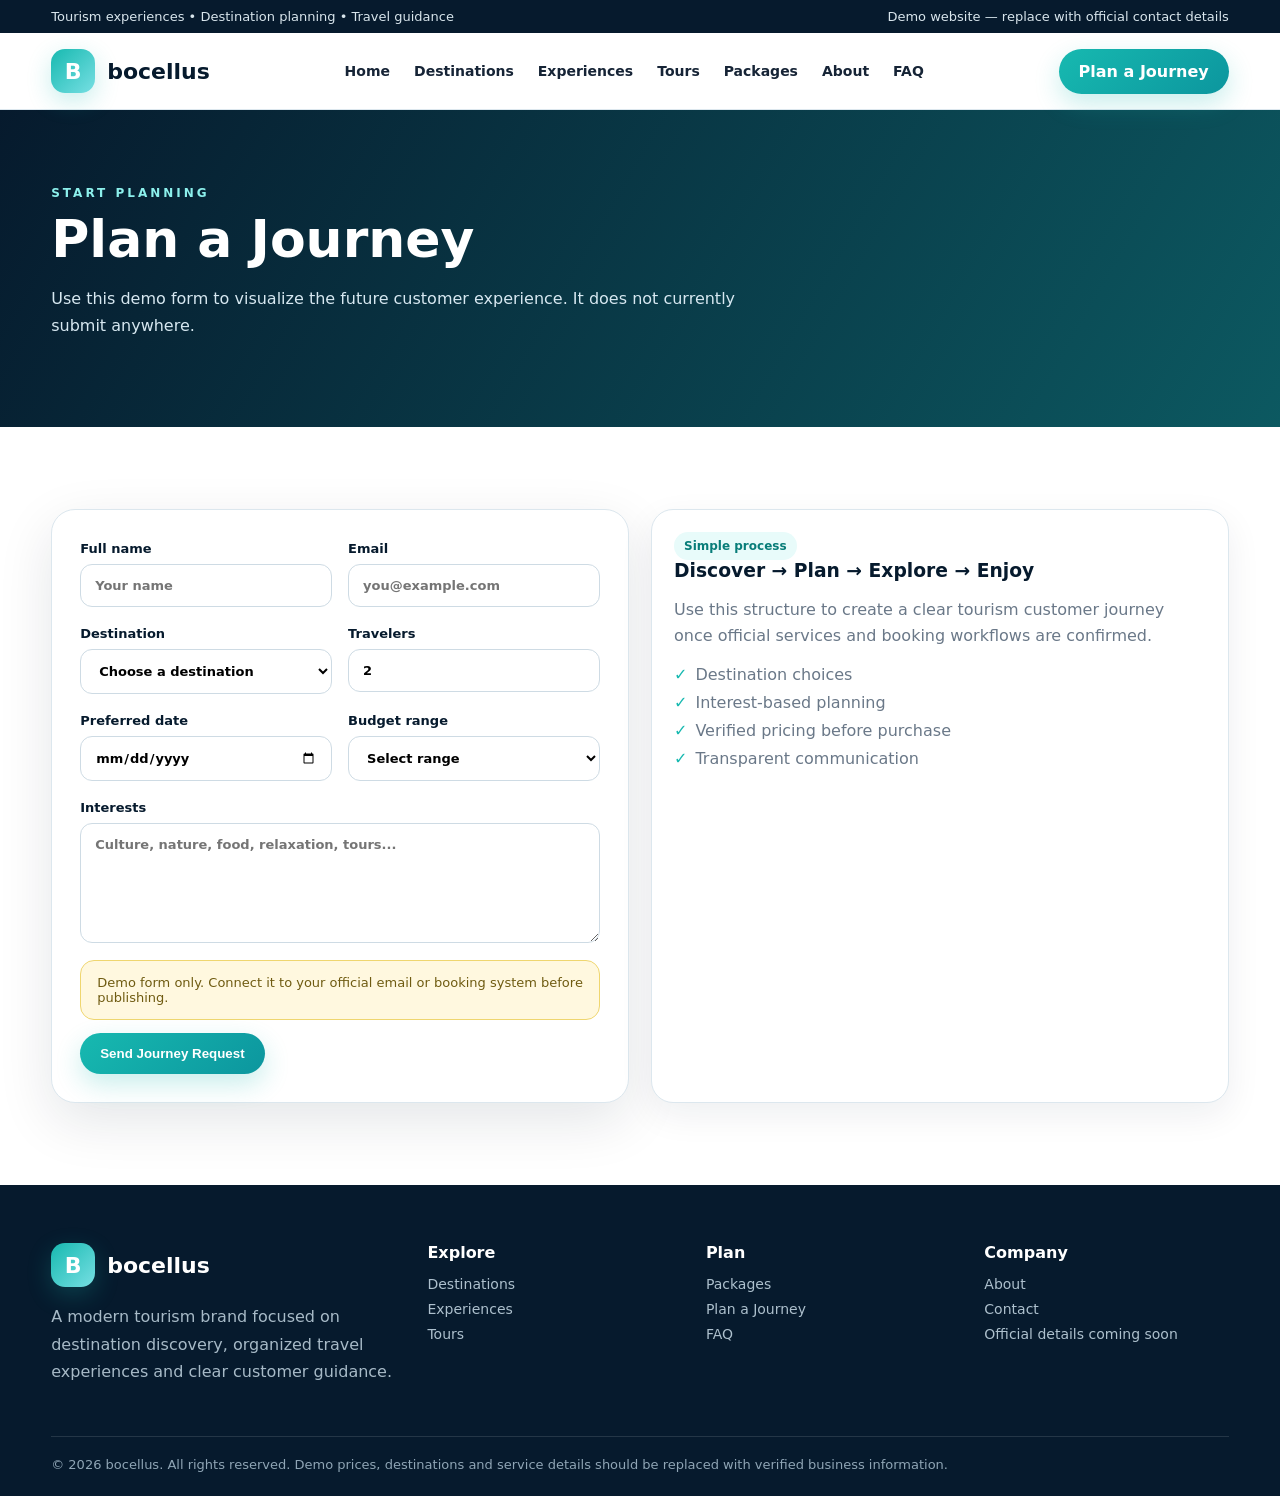
<file: plan-trip.html>
<!doctype html><html lang="en"><head><meta charset="utf-8"><meta name="viewport" content="width=device-width,initial-scale=1"><title>Plan a Journey | bocellus</title><meta name="description" content="bocellus tourism services, destination experiences and trip planning."><link rel="icon" href="favicon.svg"><link rel="stylesheet" href="styles.css"></head><body><div class="topbar"><div class="container"><span>Tourism experiences • Destination planning • Travel guidance</span><span>Demo website — replace with official contact details</span></div></div><header><div class="container nav"><a class="brand" href="index.html"><span class="logo">B</span> bocellus</a><nav><a class="" href="index.html">Home</a><a class="" href="destinations.html">Destinations</a><a class="" href="experiences.html">Experiences</a><a class="" href="tours.html">Tours</a><a class="" href="packages.html">Packages</a><a class="" href="about.html">About</a><a class="" href="faq.html">FAQ</a></nav><a class="btn btn-primary" href="plan-trip.html">Plan a Journey</a><a class="btn btn-dark mobile" href="plan-trip.html">Plan</a></div></header><section class="page-hero"><div class="container"><span class="eyebrow">Start planning</span><h1>Plan a Journey</h1><p>Use this demo form to visualize the future customer experience. It does not currently submit anywhere.</p></div></section><section><div class="container"><div class="grid grid-2"><form class="form-card" data-demo-form><div class="form-grid"><div><label>Full name<input required placeholder="Your name"></label></div><div><label>Email<input required type="email" placeholder="you@example.com"></label></div><div><label>Destination<select><option>Choose a destination</option><option>Caribbean</option><option>Europe</option><option>North America</option><option>Latin America</option><option>Middle East</option><option>Asia</option></select></label></div><div><label>Travelers<input type="number" min="1" value="2"></label></div><div><label>Preferred date<input type="date"></label></div><div><label>Budget range<select><option>Select range</option><option>Under $1,000</option><option>$1,000–$2,500</option><option>$2,500–$5,000</option><option>$5,000+</option></select></label></div></div><div style="margin-top:16px"><label>Interests<textarea placeholder="Culture, nature, food, relaxation, tours..."></textarea></label></div><p class="notice">Demo form only. Connect it to your official email or booking system before publishing.</p><button class="btn btn-primary" type="submit">Send Journey Request</button></form><div class="card"><div class="card-body"><span class="tag">Simple process</span><h3>Discover → Plan → Explore → Enjoy</h3><p>Use this structure to create a clear tourism customer journey once official services and booking workflows are confirmed.</p><ul class="list"><li>Destination choices</li><li>Interest-based planning</li><li>Verified pricing before purchase</li><li>Transparent communication</li></ul></div></div></div></div></section><footer><div class="container"><div class="footer-grid"><div><div class="brand" style="color:#fff"><span class="logo">B</span> bocellus</div><p style="color:#a7bac7;line-height:1.7;max-width:360px">A modern tourism brand focused on destination discovery, organized travel experiences and clear customer guidance.</p></div><div><h4>Explore</h4><a href="destinations.html">Destinations</a><a href="experiences.html">Experiences</a><a href="tours.html">Tours</a></div><div><h4>Plan</h4><a href="packages.html">Packages</a><a href="plan-trip.html">Plan a Journey</a><a href="faq.html">FAQ</a></div><div><h4>Company</h4><a href="about.html">About</a><a href="contact.html">Contact</a><a href="#">Official details coming soon</a></div></div><div class="copyright">© 2026 bocellus. All rights reserved. Demo prices, destinations and service details should be replaced with verified business information.</div></div></footer><script src="script.js"></script></body></html>
</file>
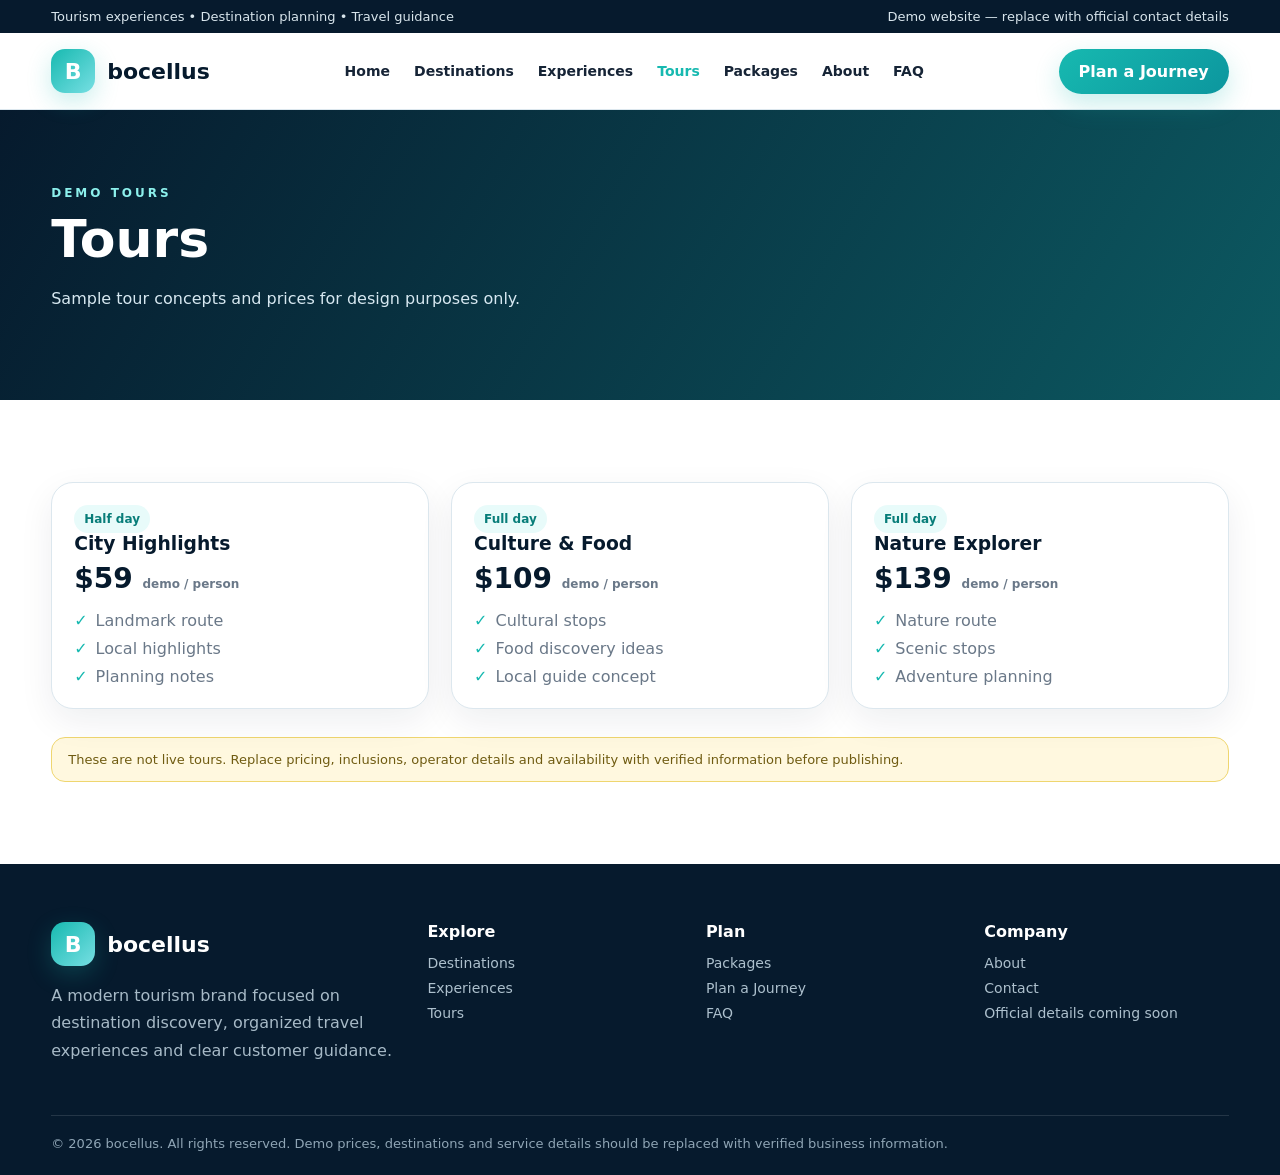
<file: tours.html>
<!doctype html><html lang="en"><head><meta charset="utf-8"><meta name="viewport" content="width=device-width,initial-scale=1"><title>Tours | bocellus</title><meta name="description" content="bocellus tourism services, destination experiences and trip planning."><link rel="icon" href="favicon.svg"><link rel="stylesheet" href="styles.css"></head><body><div class="topbar"><div class="container"><span>Tourism experiences • Destination planning • Travel guidance</span><span>Demo website — replace with official contact details</span></div></div><header><div class="container nav"><a class="brand" href="index.html"><span class="logo">B</span> bocellus</a><nav><a class="" href="index.html">Home</a><a class="" href="destinations.html">Destinations</a><a class="" href="experiences.html">Experiences</a><a class="active" href="tours.html">Tours</a><a class="" href="packages.html">Packages</a><a class="" href="about.html">About</a><a class="" href="faq.html">FAQ</a></nav><a class="btn btn-primary" href="plan-trip.html">Plan a Journey</a><a class="btn btn-dark mobile" href="plan-trip.html">Plan</a></div></header><section class="page-hero"><div class="container"><span class="eyebrow">Demo tours</span><h1>Tours</h1><p>Sample tour concepts and prices for design purposes only.</p></div></section><section><div class="container"><div class="grid grid-3"><div class="card"><div class="card-body"><span class="tag">Half day</span><h3>City Highlights</h3><div class="price">$59 <small>demo / person</small></div><ul class="list"><li>Landmark route</li><li>Local highlights</li><li>Planning notes</li></ul></div></div><div class="card"><div class="card-body"><span class="tag">Full day</span><h3>Culture & Food</h3><div class="price">$109 <small>demo / person</small></div><ul class="list"><li>Cultural stops</li><li>Food discovery ideas</li><li>Local guide concept</li></ul></div></div><div class="card"><div class="card-body"><span class="tag">Full day</span><h3>Nature Explorer</h3><div class="price">$139 <small>demo / person</small></div><ul class="list"><li>Nature route</li><li>Scenic stops</li><li>Adventure planning</li></ul></div></div></div><div class="notice" style="margin-top:28px">These are not live tours. Replace pricing, inclusions, operator details and availability with verified information before publishing.</div></div></section><footer><div class="container"><div class="footer-grid"><div><div class="brand" style="color:#fff"><span class="logo">B</span> bocellus</div><p style="color:#a7bac7;line-height:1.7;max-width:360px">A modern tourism brand focused on destination discovery, organized travel experiences and clear customer guidance.</p></div><div><h4>Explore</h4><a href="destinations.html">Destinations</a><a href="experiences.html">Experiences</a><a href="tours.html">Tours</a></div><div><h4>Plan</h4><a href="packages.html">Packages</a><a href="plan-trip.html">Plan a Journey</a><a href="faq.html">FAQ</a></div><div><h4>Company</h4><a href="about.html">About</a><a href="contact.html">Contact</a><a href="#">Official details coming soon</a></div></div><div class="copyright">© 2026 bocellus. All rights reserved. Demo prices, destinations and service details should be replaced with verified business information.</div></div></footer><script src="script.js"></script></body></html>
</file>
<file: styles.css>
:root{--navy:#061a2d;--navy2:#0b3555;--teal:#17b9b0;--aqua:#77dfe3;--sand:#f2d5a4;--white:#fff;--ink:#162436;--muted:#6a7888;--soft:#f5f9fb;--line:#dce7ee;--shadow:0 18px 55px rgba(6,27,47,.11)}
*{box-sizing:border-box}html{scroll-behavior:smooth}body{margin:0;font-family:Inter,ui-sans-serif,system-ui,-apple-system,Segoe UI,Roboto,Arial,sans-serif;color:var(--ink);background:#fff}a{text-decoration:none;color:inherit}.container{width:min(1180px,92%);margin:auto}
.topbar{background:var(--navy);color:#d8e5ec;font-size:13px;padding:9px 0}.topbar .container{display:flex;justify-content:space-between;gap:18px;flex-wrap:wrap}header{position:sticky;top:0;z-index:30;background:rgba(255,255,255,.96);backdrop-filter:blur(12px);border-bottom:1px solid var(--line)}
.nav{min-height:76px;display:flex;align-items:center;justify-content:space-between;gap:20px}.brand{display:flex;align-items:center;gap:12px;font-size:22px;font-weight:900;color:var(--navy)}.logo{width:44px;height:44px;border-radius:14px;background:linear-gradient(135deg,var(--teal),var(--aqua));display:grid;place-items:center;color:#fff;font-weight:900;box-shadow:0 8px 24px rgba(23,185,176,.24)}nav{display:flex;align-items:center;gap:24px;font-size:14px;font-weight:700}nav a:hover,nav a.active{color:var(--teal)}
.btn{display:inline-flex;align-items:center;justify-content:center;gap:9px;border:0;border-radius:999px;padding:13px 20px;font-weight:850;cursor:pointer;transition:.2s}.btn-primary{background:linear-gradient(135deg,var(--teal),#0c969e);color:#fff;box-shadow:0 10px 26px rgba(23,185,176,.24)}.btn-dark{background:var(--navy);color:#fff}.btn-light{background:#fff;color:var(--navy)}.btn-outline{border:1px solid rgba(255,255,255,.55);background:transparent;color:#fff}
.hero{background:radial-gradient(circle at 78% 20%,rgba(119,223,227,.3),transparent 22%),radial-gradient(circle at 60% 10%,rgba(242,213,164,.13),transparent 18%),linear-gradient(120deg,#061a2d 0%,#0a2d4b 50%,#0b656b 100%);color:#fff;position:relative;overflow:hidden}.hero .wrap{min-height:640px;display:grid;grid-template-columns:1.05fr .95fr;align-items:center;gap:42px;padding:72px 0;position:relative;z-index:2}.eyebrow{font-size:12px;letter-spacing:3px;text-transform:uppercase;font-weight:900;color:#8cf0ec}.hero h1{font-size:clamp(50px,7vw,88px);line-height:.95;margin:14px 0 22px;max-width:760px}.hero p{font-size:18px;line-height:1.7;color:#d4e4ec;max-width:690px}.hero-actions{display:flex;gap:12px;flex-wrap:wrap;margin-top:30px}
.scene{position:relative;height:510px;border-radius:34px;background:linear-gradient(160deg,#0a4565,#17b9b0);box-shadow:0 40px 90px rgba(0,0,0,.28);overflow:hidden}.scene:before{content:'';position:absolute;left:-10%;right:-10%;bottom:-10%;height:58%;background:#ffffff24;clip-path:polygon(0 75%,14% 48%,26% 68%,42% 26%,57% 70%,74% 40%,100% 68%,100% 100%,0 100%)}.scene:after{content:'';position:absolute;right:42px;top:42px;width:118px;height:118px;border-radius:50%;background:#fff8;box-shadow:0 0 90px #fff7}.plane{position:absolute;right:20%;top:30%;font-size:60px;filter:drop-shadow(0 12px 14px rgba(0,0,0,.25))}
.stats{display:grid;grid-template-columns:repeat(4,1fr);margin-top:-34px;position:relative;z-index:5}.stat{background:#fff;padding:24px;border-right:1px solid var(--line);box-shadow:var(--shadow)}.stat:first-child{border-radius:18px 0 0 18px}.stat:last-child{border-radius:0 18px 18px 0;border-right:0}.stat strong{display:block;color:var(--navy);font-size:23px}.stat span{font-size:13px;color:var(--muted)}
section{padding:82px 0}.soft{background:var(--soft)}.section-head{display:flex;justify-content:space-between;gap:24px;align-items:end;margin-bottom:32px}.section-head h2{margin:0;color:var(--navy);font-size:38px}.section-head p{margin:8px 0 0;color:var(--muted);max-width:650px}.grid{display:grid;gap:22px}.grid-2{grid-template-columns:repeat(2,1fr)}.grid-3{grid-template-columns:repeat(3,1fr)}.grid-4{grid-template-columns:repeat(4,1fr)}
.card{background:#fff;border:1px solid var(--line);border-radius:22px;overflow:hidden;box-shadow:0 12px 35px rgba(8,35,60,.07)}.card-body{padding:22px}.card h3{margin:0 0 8px;color:var(--navy)}.card p{color:var(--muted);line-height:1.6}.art{height:230px;position:relative;overflow:hidden;background:linear-gradient(145deg,#0d88a7,#75e1d6)}.art.alt{background:linear-gradient(145deg,#1e447d,#8abfea)}.art.gold{background:linear-gradient(145deg,#c88a45,#f2d5a4)}.art.purple{background:linear-gradient(145deg,#5c4f91,#b49ae2)}.art:before{content:'';position:absolute;left:-10%;right:-10%;bottom:-25%;height:65%;background:#fff3;clip-path:polygon(0 72%,15% 43%,28% 67%,41% 24%,58% 68%,72% 36%,100% 65%,100% 100%,0 100%)}
.tag{display:inline-block;padding:7px 10px;border-radius:999px;background:#e8fbfa;color:#087d79;font-size:12px;font-weight:850}.price{font-size:28px;font-weight:900;color:var(--navy)}.price small{font-size:12px;color:var(--muted);font-weight:600}.list{display:grid;gap:9px;padding:0;margin:16px 0 0;list-style:none;color:var(--muted)}.list li:before{content:'✓';color:var(--teal);font-weight:900;margin-right:8px}
.band{background:linear-gradient(120deg,var(--navy),#0c455f);color:#fff;border-radius:28px;padding:44px;display:grid;grid-template-columns:1.2fr .8fr;gap:30px;align-items:center}.band h2{font-size:40px;margin:0 0 12px}.band p{color:#d6e6ed;line-height:1.7}.page-hero{background:linear-gradient(120deg,#061a2d,#0c5961);color:#fff;padding:72px 0}.page-hero h1{font-size:52px;margin:8px 0 10px}.page-hero p{max-width:700px;color:#d7e8f1;line-height:1.7}
.form-card{background:#fff;border:1px solid var(--line);border-radius:24px;padding:28px;box-shadow:var(--shadow)}.form-grid{display:grid;grid-template-columns:1fr 1fr;gap:16px}label{font-size:13px;font-weight:750;color:var(--navy)}input,select,textarea{width:100%;border:1px solid #cedbe4;border-radius:12px;padding:13px 14px;font:inherit;margin-top:7px;background:#fff}textarea{min-height:120px;resize:vertical}.notice{background:#fff8df;border:1px solid #efd66f;color:#6f5b11;border-radius:14px;padding:14px 16px;font-size:13px}
.faq details{border:1px solid var(--line);border-radius:14px;padding:16px 18px;background:#fff;margin-bottom:12px}.faq summary{cursor:pointer;font-weight:800;color:var(--navy)}.faq p{color:var(--muted);line-height:1.7}
footer{background:var(--navy);color:#d9e4ec;padding:58px 0 24px}.footer-grid{display:grid;grid-template-columns:1.4fr repeat(3,1fr);gap:34px}footer h4{color:#fff;margin:0 0 14px}footer a{display:block;color:#adc0cd;margin:9px 0;font-size:14px}.copyright{border-top:1px solid rgba(255,255,255,.12);margin-top:35px;padding-top:20px;color:#8fa5b5;font-size:13px}.mobile{display:none}
@media(max-width:900px){nav{display:none}.mobile{display:inline-flex}.hero .wrap{grid-template-columns:1fr;min-height:auto}.scene{height:420px}.grid-4,.grid-3{grid-template-columns:1fr 1fr}.stats{grid-template-columns:1fr 1fr;margin-top:0}.band{grid-template-columns:1fr}.footer-grid{grid-template-columns:1fr 1fr}}
@media(max-width:620px){.grid-4,.grid-3,.grid-2,.form-grid,.stats,.footer-grid{grid-template-columns:1fr}.hero h1{font-size:52px}.section-head{align-items:start;flex-direction:column}.page-hero h1{font-size:40px}section{padding:64px 0}.scene{height:330px}.nav .btn{display:none}}
</file>
